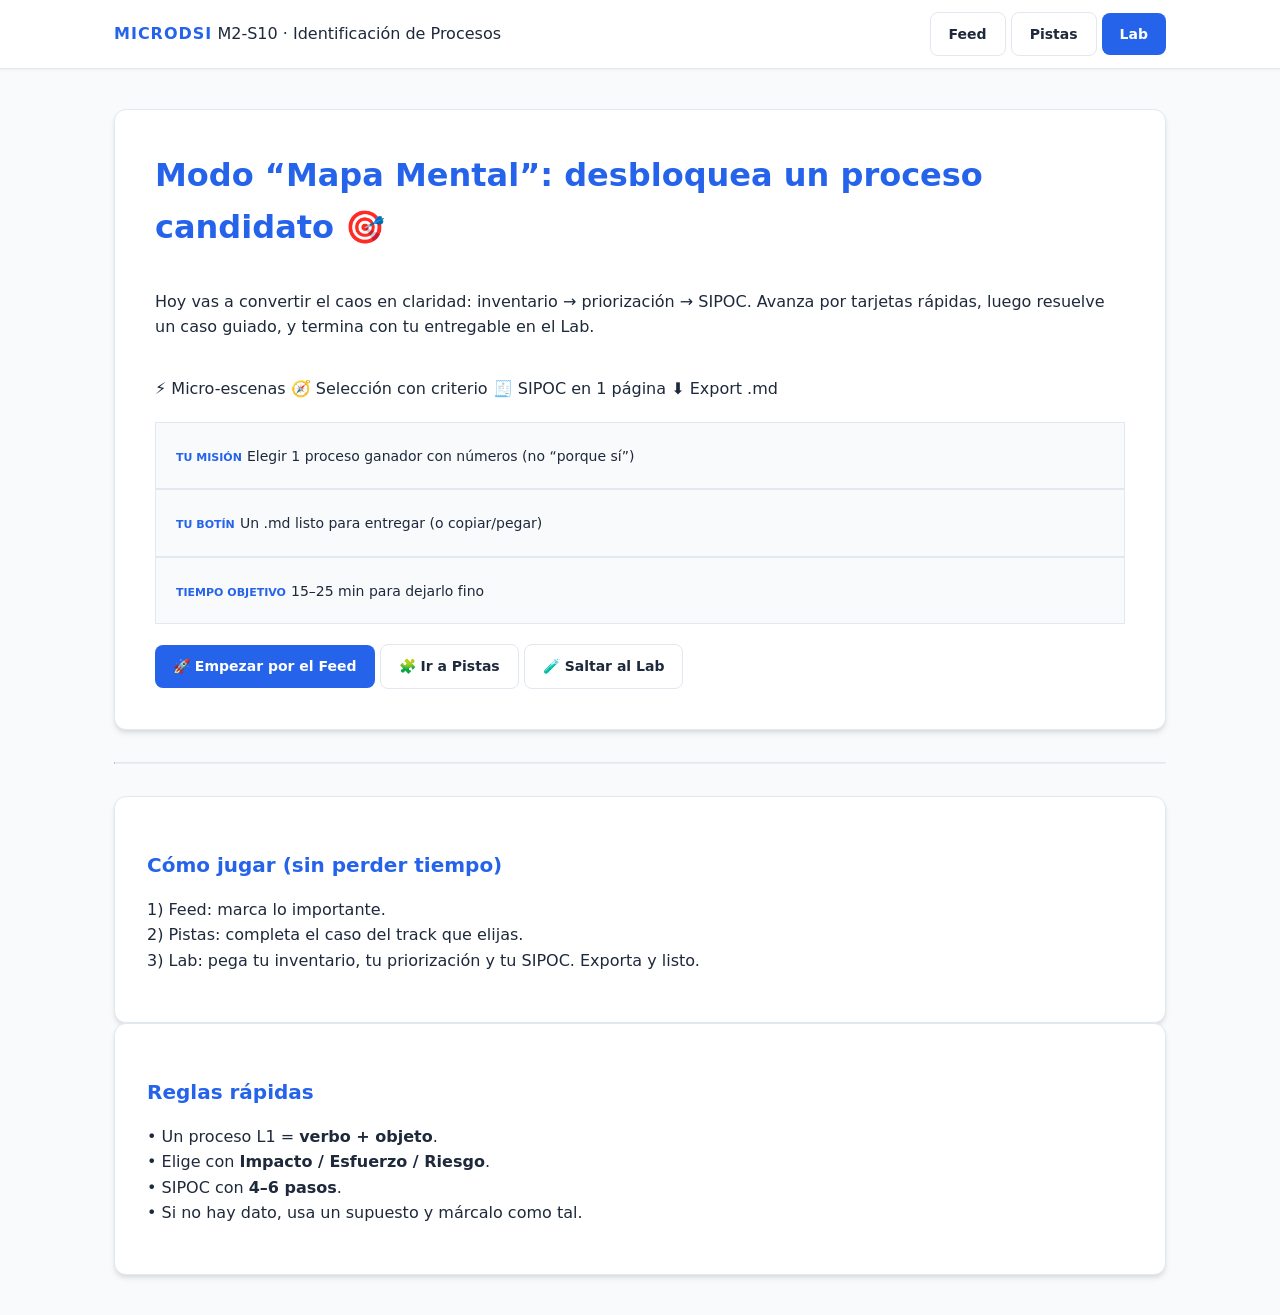
<file: index.html>
<!doctype html>
<html lang="es">
<head>
  <meta charset="utf-8"/>
  <meta name="viewport" content="width=device-width, initial-scale=1"/>
  <title>MicroDSI · M2-S10</title>
  <link rel="stylesheet" href="assets/styles.css"/>
</head>
<body>
  <header class="topbar">
    <div class="row">
      <div class="brand">
        <b>MicroDSI</b>
        <span>M2-S10 · Identificación de Procesos</span>
      </div>
      <nav class="nav">
        <a class="btn" href="feed.html">Feed</a>
        <a class="btn" href="pista.html">Pistas</a>
        <a class="btn primary" href="lab.html">Lab</a>
      </nav>
    </div>
  </header>

  <main class="container">
    <section class="hero">
      <h1>Modo “Mapa Mental”: desbloquea un proceso candidato 🎯</h1>
      <p>
        Hoy vas a convertir el caos en claridad: inventario → priorización → SIPOC.
        Avanza por tarjetas rápidas, luego resuelve un caso guiado, y termina con tu entregable en el Lab.
      </p>

      <div class="chips">
        <span class="chip">⚡ Micro-escenas</span>
        <span class="chip">🧭 Selección con criterio</span>
        <span class="chip">🧾 SIPOC en 1 página</span>
        <span class="chip">⬇️ Export .md</span>
      </div>

      <div class="kpi">
        <div class="box">
          <b>Tu misión</b>
          <span>Elegir 1 proceso ganador con números (no “porque sí”)</span>
        </div>
        <div class="box">
          <b>Tu botín</b>
          <span>Un .md listo para entregar (o copiar/pegar)</span>
        </div>
        <div class="box">
          <b>Tiempo objetivo</b>
          <span>15–25 min para dejarlo fino</span>
        </div>
      </div>

      <div class="actions">
        <a class="btn primary" href="feed.html">🚀 Empezar por el Feed</a>
        <a class="btn" href="pista.htm">🧩 Ir a Pistas</a>
        <a class="btn" href="lab.html">🧪 Saltar al Lab</a>
      </div>
    </section>

    <hr class="sep"/>

    <section class="grid2">
      <div class="panel">
        <h3>Cómo jugar (sin perder tiempo)</h3>
        <p>
          1) Feed: marca lo importante. <br/>
          2) Pistas: completa el caso del track que elijas. <br/>
          3) Lab: pega tu inventario, tu priorización y tu SIPOC. Exporta y listo.
        </p>
      </div>

      <div class="panel">
        <h3>Reglas rápidas</h3>
        <p>
          • Un proceso L1 = <b>verbo + objeto</b>. <br/>
          • Elige con <b>Impacto / Esfuerzo / Riesgo</b>. <br/>
          • SIPOC con <b>4–6 pasos</b>. <br/>
          • Si no hay dato, usa un supuesto y márcalo como tal.
        </p>
      </div>
    </section>
  </main>

  <script src="assets/app.js"></script>
</body>
</html>
</file>
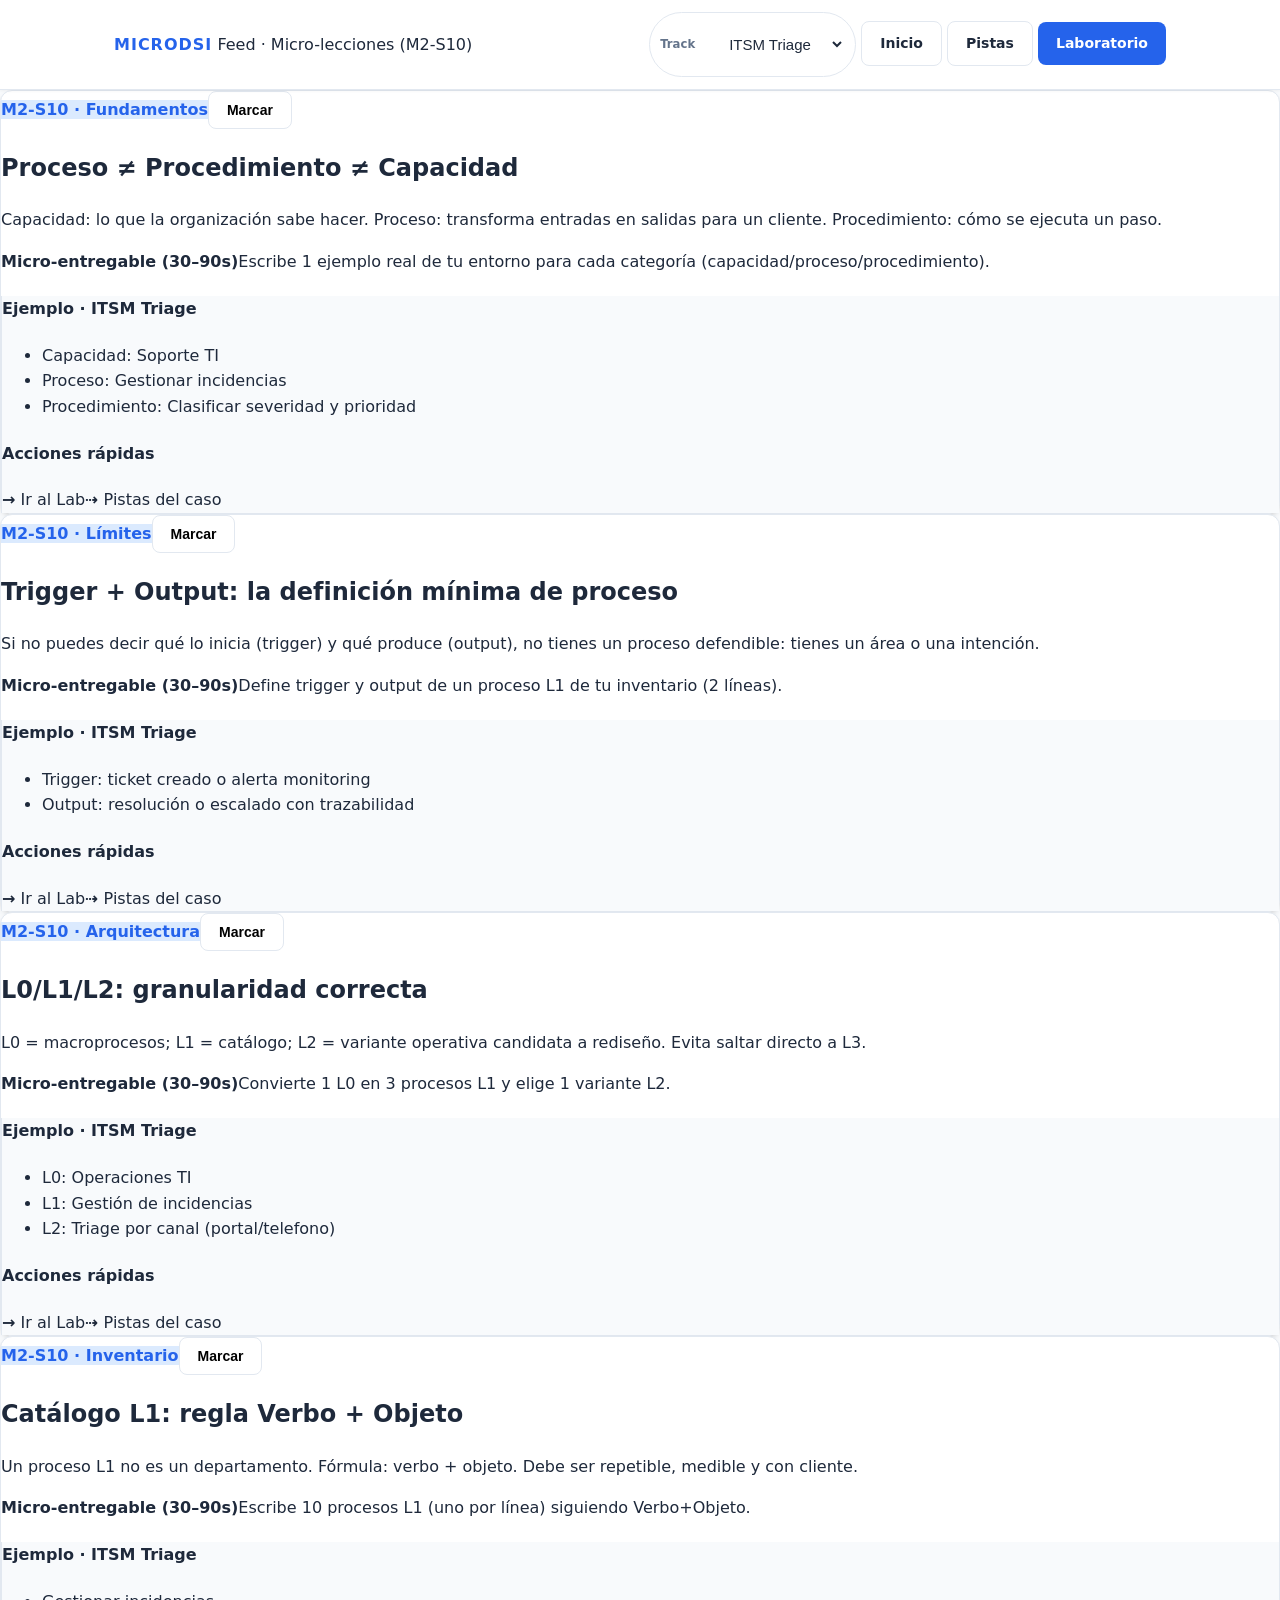
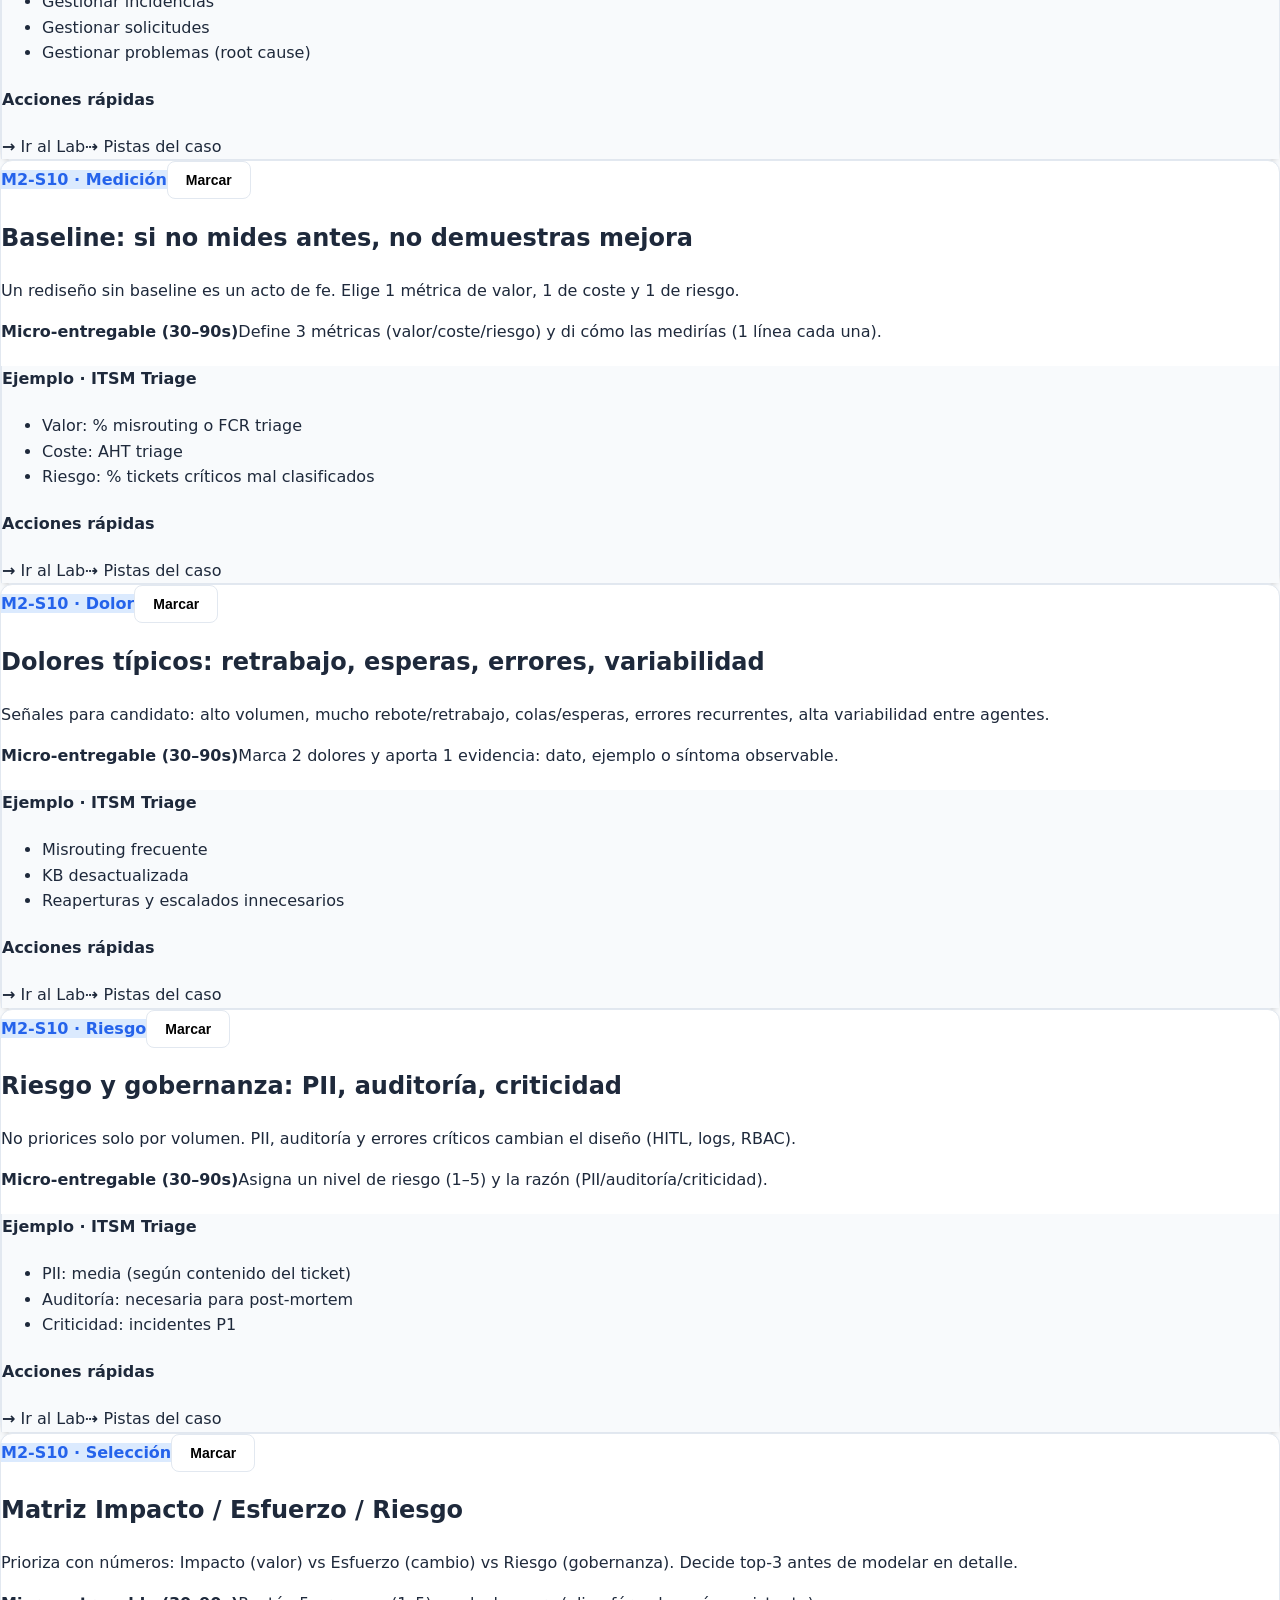
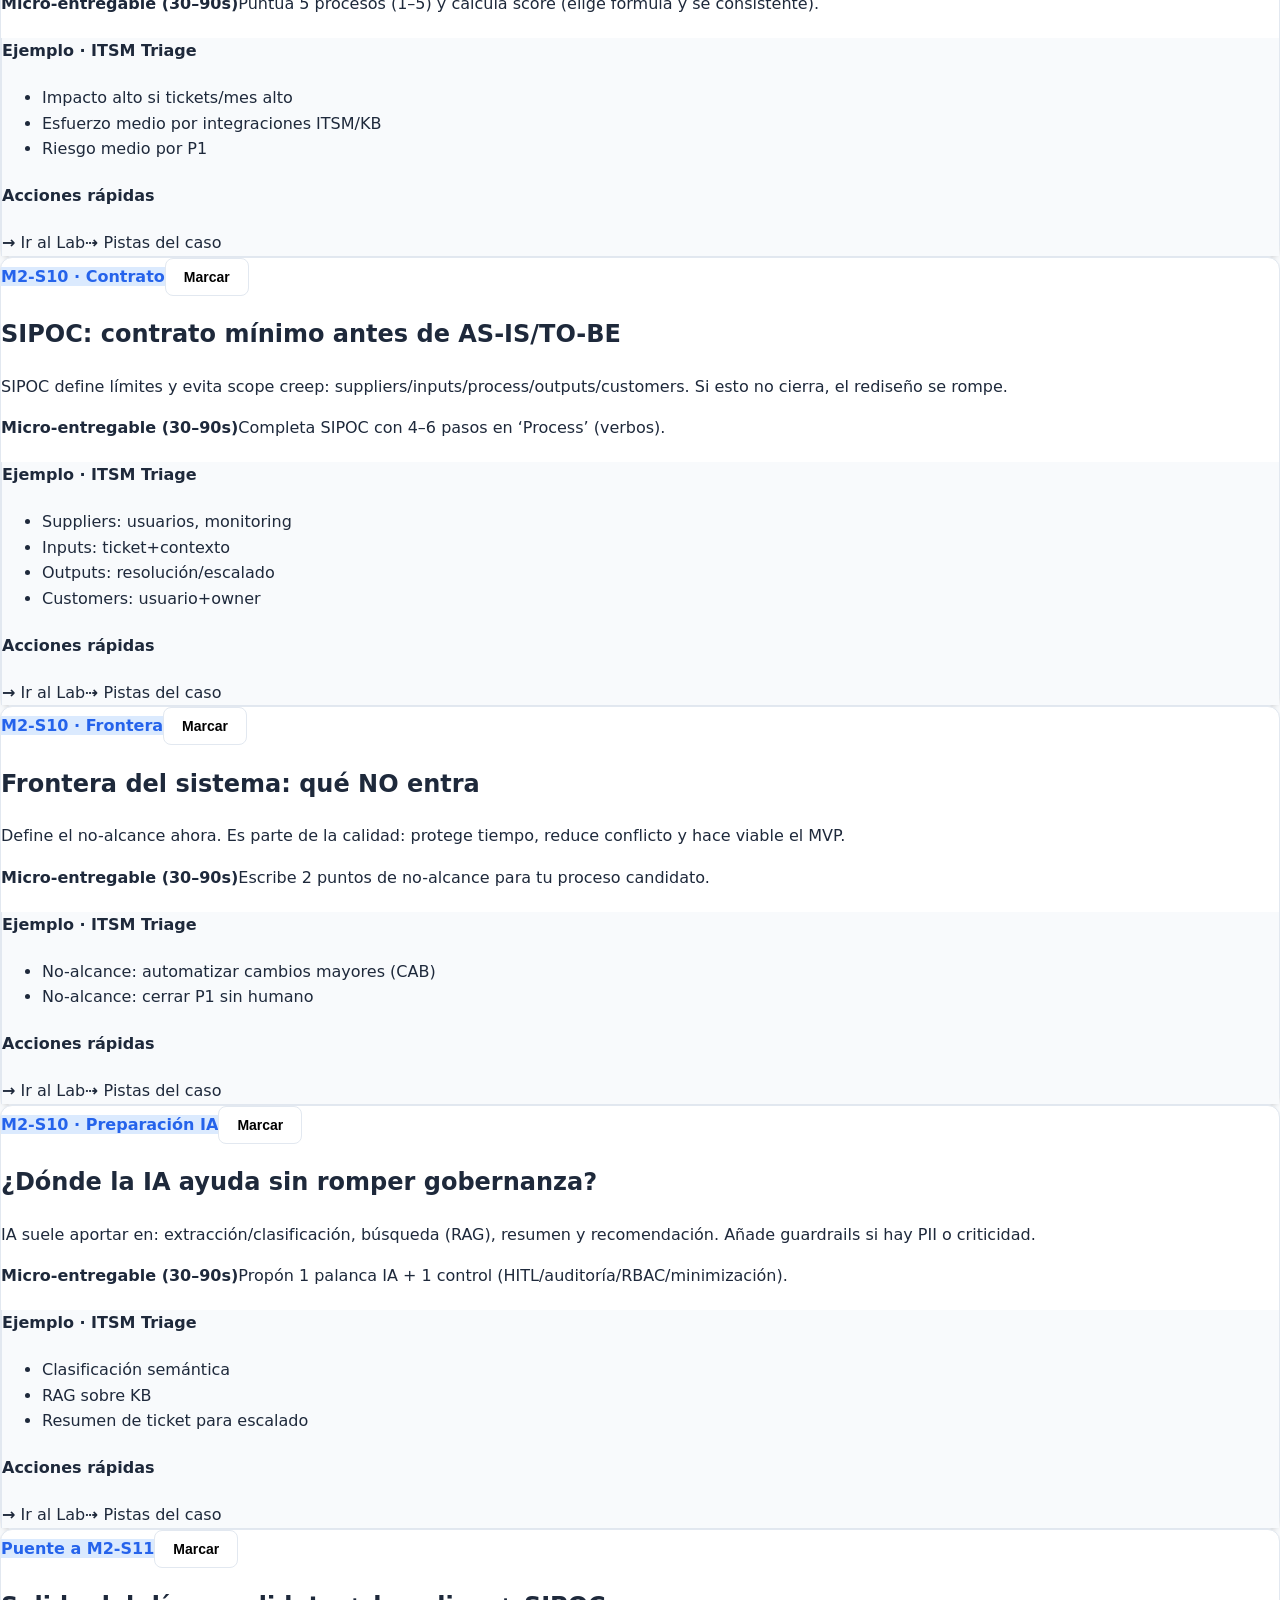
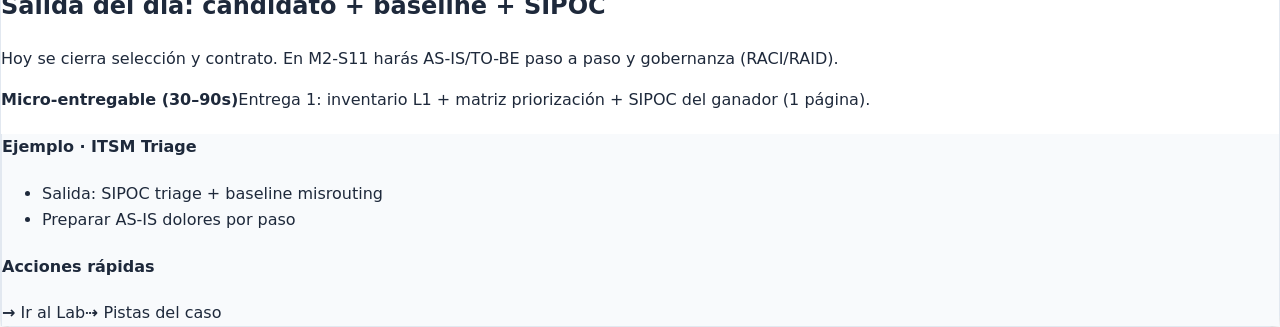
<file: feed.html>
<!doctype html>
<html lang="es">
<head>
  <meta charset="utf-8"/>
  <meta name="viewport" content="width=device-width, initial-scale=1"/>
  <title>MicroDSI · Feed</title>
  <link rel="stylesheet" href="assets/styles.css"/>
</head>
<body>
  <header class="topbar">
    <div class="row">
      <div class="brand">
        <b>MicroDSI</b>
        <span>Feed · Micro-lecciones (M2-S10)</span>
      </div>

      <nav class="nav">
        <!-- Selector de Track (controlado por assets/app.js) -->
        <div class="btn" style="padding:8px 10px; border-radius:999px;">
          <small style="margin-right:8px; color:var(--muted);">Track</small>
          <select id="trackSel" style="border:none; background:transparent; color:var(--text); outline:none;">
            <option value="itsm">ITSM Triage</option>
            <option value="hr">HR</option>
            <option value="proc">Procurement</option>
          </select>
        </div>

        <a class="btn" href="index.html">Inicio</a>
        <a class="btn" href="pista.html">Pistas</a>
        <a class="btn primary" href="lab.html">Laboratorio</a>
      </nav>
    </div>
  </header>

  <main id="feedWrap" class="feedWrap"></main>

  <script src="assets/app.js"></script>
</body>
</html>
</file>
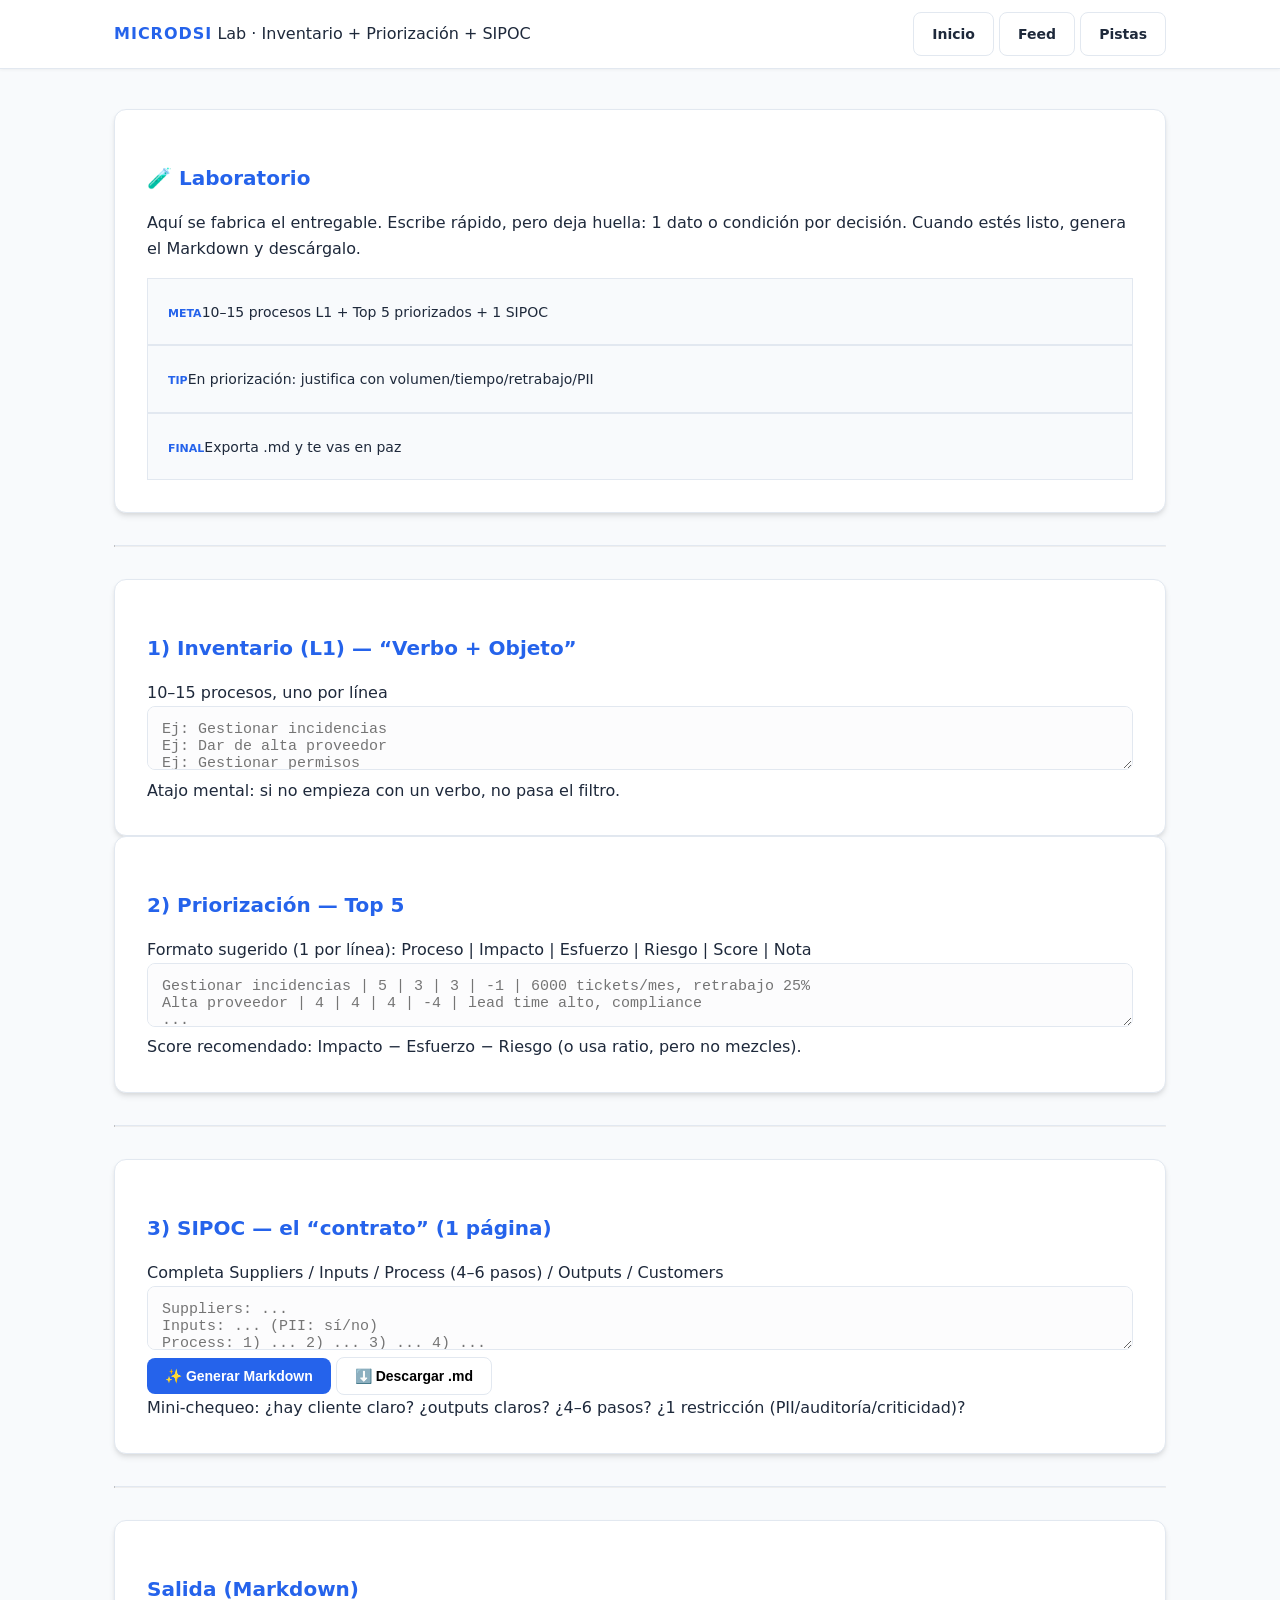
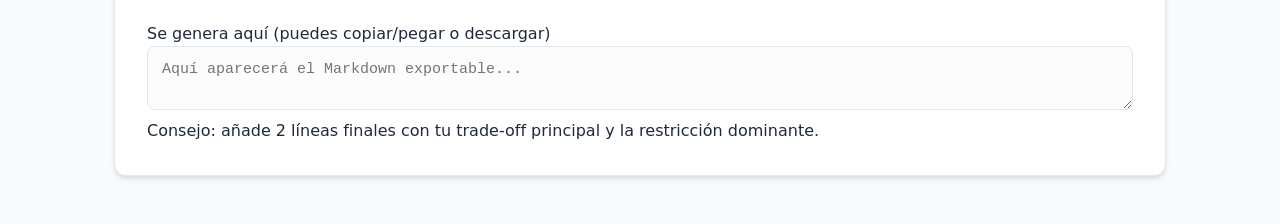
<file: lab.html>
<!doctype html>
<html lang="es">
<head>
  <meta charset="utf-8"/>
  <meta name="viewport" content="width=device-width, initial-scale=1"/>
  <title>MicroDSI · Lab</title>
  <link rel="stylesheet" href="assets/styles.css"/>
</head>
<body>
  <header class="topbar">
    <div class="row">
      <div class="brand">
        <b>MicroDSI</b>
        <span>Lab · Inventario + Priorización + SIPOC</span>
      </div>
      <nav class="nav">
        <a class="btn" href="index.html">Inicio</a>
        <a class="btn" href="feed.html">Feed</a>
        <a class="btn" href="pista.html">Pistas</a>
      </nav>
    </div>
  </header>

  <main class="container">
    <section class="panel">
      <h3>🧪 Laboratorio</h3>
      <p>
        Aquí se fabrica el entregable. Escribe rápido, pero deja huella: 1 dato o condición por decisión.
        Cuando estés listo, genera el Markdown y descárgalo.
      </p>

      <div class="kpi" style="margin-top:12px">
        <div class="box"><b>Meta</b><span>10–15 procesos L1 + Top 5 priorizados + 1 SIPOC</span></div>
        <div class="box"><b>Tip</b><span>En priorización: justifica con volumen/tiempo/retrabajo/PII</span></div>
        <div class="box"><b>Final</b><span>Exporta .md y te vas en paz</span></div>
      </div>
    </section>

    <hr class="sep"/>

    <section class="formRow">
      <div class="panel">
        <h3>1) Inventario (L1) — “Verbo + Objeto”</h3>
        <label>10–15 procesos, uno por línea</label>
        <textarea id="inv" placeholder="Ej: Gestionar incidencias&#10;Ej: Dar de alta proveedor&#10;Ej: Gestionar permisos&#10;..."></textarea>
        <div class="footerHint">Atajo mental: si no empieza con un verbo, no pasa el filtro.</div>
      </div>

      <div class="panel">
        <h3>2) Priorización — Top 5</h3>
        <label>Formato sugerido (1 por línea): Proceso | Impacto | Esfuerzo | Riesgo | Score | Nota</label>
        <textarea id="prio" placeholder="Gestionar incidencias | 5 | 3 | 3 | -1 | 6000 tickets/mes, retrabajo 25%&#10;Alta proveedor | 4 | 4 | 4 | -4 | lead time alto, compliance&#10;..."></textarea>
        <div class="footerHint">
          Score recomendado: Impacto − Esfuerzo − Riesgo (o usa ratio, pero no mezcles).
        </div>
      </div>
    </section>

    <hr class="sep"/>

    <section class="panel">
      <h3>3) SIPOC — el “contrato” (1 página)</h3>
      <label>Completa Suppliers / Inputs / Process (4–6 pasos) / Outputs / Customers</label>
      <textarea id="sipoc" placeholder="Suppliers: ...&#10;Inputs: ... (PII: sí/no)&#10;Process: 1) ... 2) ... 3) ... 4) ...&#10;Outputs: ...&#10;Customers: ..."></textarea>

      <div class="actions">
        <button class="btn primary" id="btnExport" type="button">✨ Generar Markdown</button>
        <button class="btn" id="btnDownload" type="button">⬇️ Descargar .md</button>
      </div>

      <div class="footerHint">
        Mini-chequeo: ¿hay cliente claro? ¿outputs claros? ¿4–6 pasos? ¿1 restricción (PII/auditoría/criticidad)?
      </div>
    </section>

    <hr class="sep"/>

    <section class="panel">
      <h3>Salida (Markdown)</h3>
      <label>Se genera aquí (puedes copiar/pegar o descargar)</label>
      <textarea id="mdOut" placeholder="Aquí aparecerá el Markdown exportable..."></textarea>
      <div class="footerHint">Consejo: añade 2 líneas finales con tu trade-off principal y la restricción dominante.</div>
    </section>
  </main>

  <script src="assets/app.js"></script>
</body>
</html>
</file>
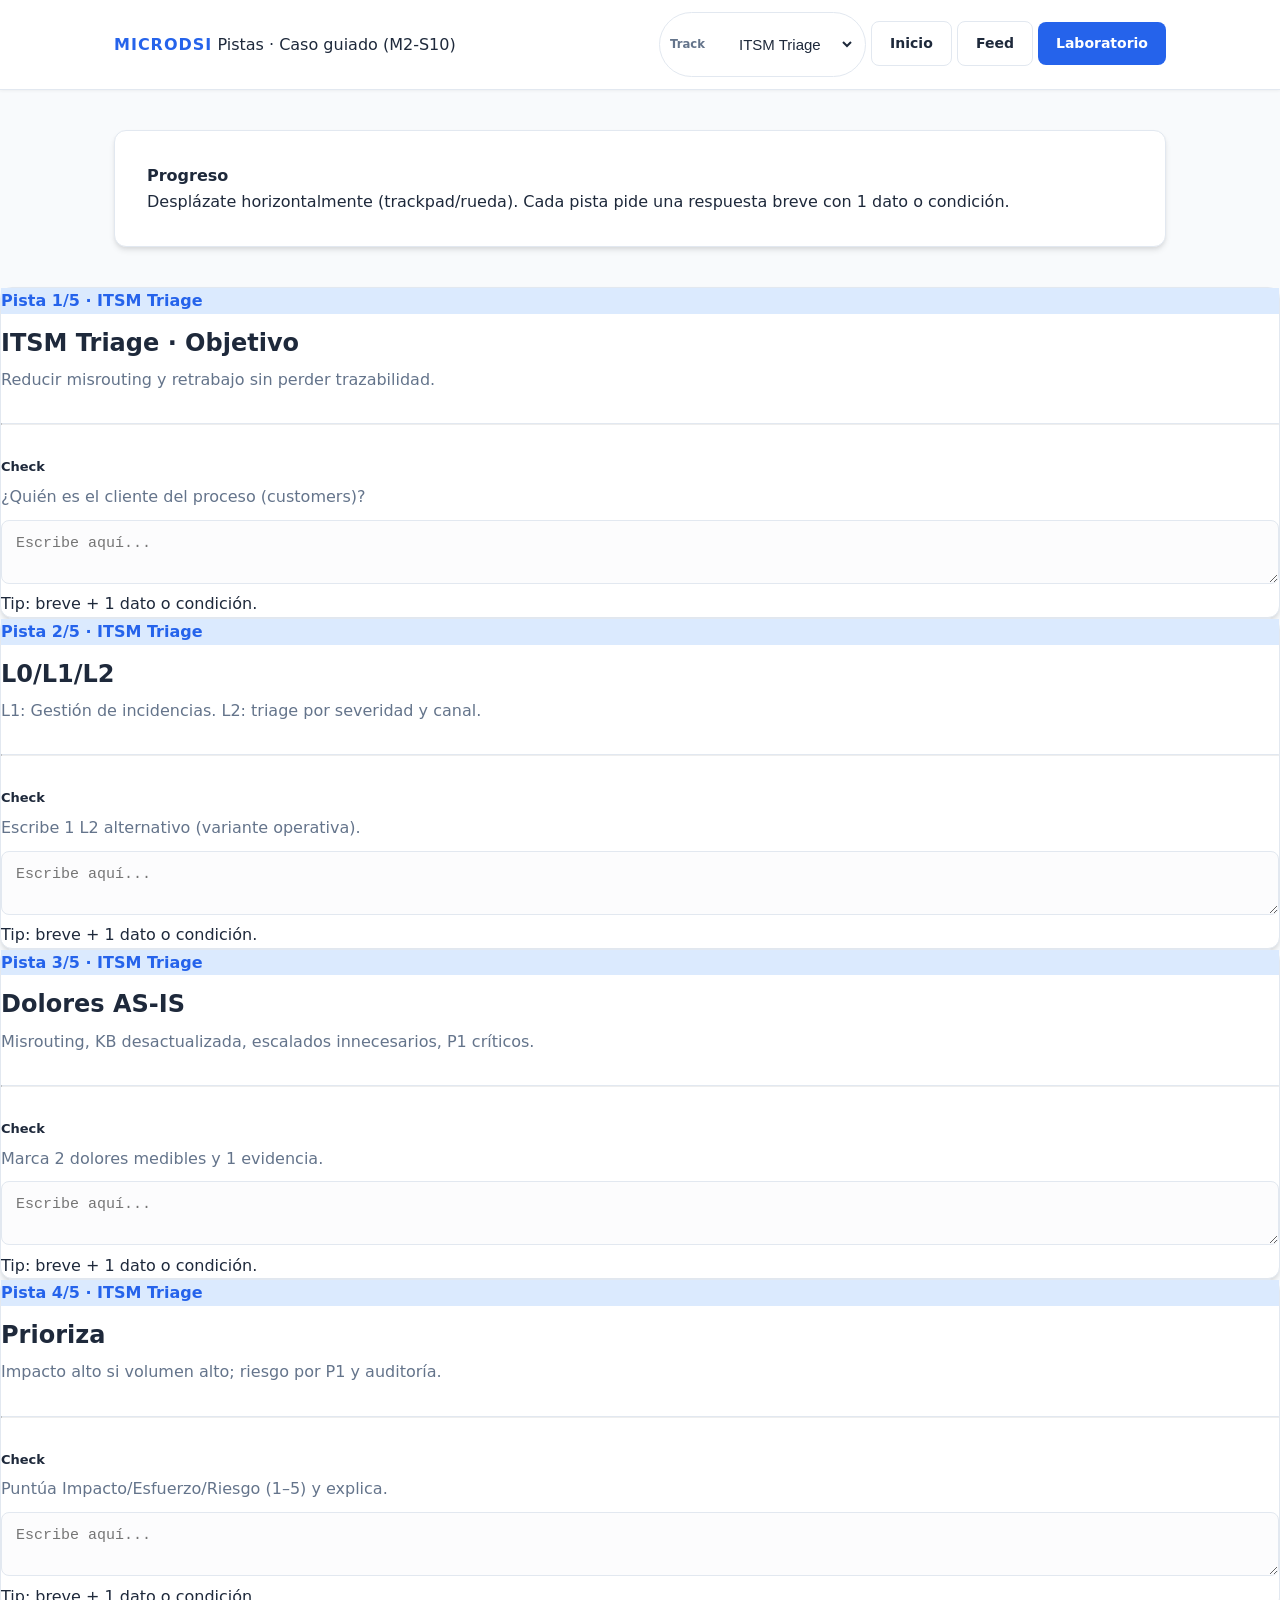
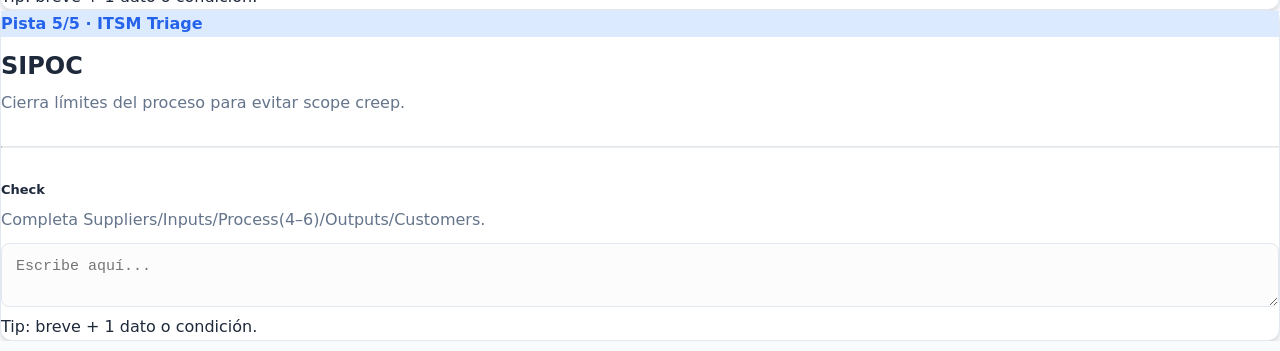
<file: pista.htm>
<!doctype html>
<html lang="es">
<head>
  <meta charset="utf-8"/>
  <meta name="viewport" content="width=device-width, initial-scale=1"/>
  <title>MicroDSI · Pistas</title>
  <link rel="stylesheet" href="assets/styles.css"/>
</head>
<body>
  <header class="topbar">
    <div class="row">
      <div class="brand">
        <b>MicroDSI</b>
        <span>Pistas · Caso guiado (M2-S10)</span>
      </div>

      <nav class="nav">
        <!-- Selector de Track (controlado por assets/app.js) -->
        <div class="btn" style="padding:8px 10px; border-radius:999px;">
          <small style="margin-right:8px; color:var(--muted);">Track</small>
          <select id="trackSel" style="border:none; background:transparent; color:var(--text); outline:none;">
            <option value="itsm">ITSM Triage</option>
            <option value="hr">HR</option>
            <option value="proc">Procurement</option>
          </select>
        </div>

        <a class="btn" href="index.html">Inicio</a>
        <a class="btn" href="feed.html">Feed</a>
        <a class="btn primary" href="lab.html">Laboratorio</a>
      </nav>
    </div>
  </header>

  <main class="container">
    <div class="panel">
      <b>Progreso</b>
      <div class="progress"><i id="prog"></i></div>
      <span class="footerHint">
        Desplázate horizontalmente (trackpad/rueda). Cada pista pide una respuesta breve con 1 dato o condición.
      </span>
    </div>
  </main>

  <main id="pistaWrap" class="pistaWrap"></main>

  <script src="assets/app.js"></script>
</body>
</html>
</file>
<file: assets/styles.css>
:root {
  /* Paleta de colores Universitaria/ITSM */
  --bg: #f8fafc;           /* Fondo gris muy claro, limpio */
  --panel: #ffffff;        /* Paneles blancos puros */
  --card: #ffffff;
  --text: #1e293b;         /* Texto azul oscuro para máxima lectura */
  --muted: #64748b;        /* Texto secundario gris azulado */
  --accent: #2563eb;       /* Azul institucional (más serio) */
  --accent-soft: #dbeafe;  /* Fondo para elementos destacados */
  --warn: #f59e0b;
  --danger: #ef4444;
  --line: #e2e8f0;         /* Líneas sutiles pero visibles */
  --radius: 12px;          /* Bordes más rectos = más profesional */
  --shadow: 0 4px 6px -1px rgba(0, 0, 0, 0.1), 0 2px 4px -1px rgba(0, 0, 0, 0.06);
  --maxw: 1100px;          /* Un poco más de ancho para mejor visualización */
  --font: 'Inter', system-ui, -apple-system, sans-serif;
}

*{box-sizing:border-box}
html,body{height:100%}

body {
  margin:0; 
  font-family:var(--font);
  background-color: var(--bg);
  /* Eliminamos los degradados circulares para un look más limpio */
  color:var(--text);
  line-height: 1.6;
}

a{color:inherit; text-decoration:none}
.container{max-width:var(--maxw); margin:0 auto; padding:40px 24px}

/* TOPBAR: Más corporativa */
.topbar {
  position:sticky; top:0; z-index:10;
  background: var(--panel);
  border-bottom: 1px solid var(--line);
  box-shadow: 0 1px 3px rgba(0,0,0,0.05);
}
.topbar .row{display:flex; align-items:center; justify-content:space-between; gap:12px; padding:12px 24px; max-width:var(--maxw); margin:0 auto;}

.brand b { font-size:16px; color: var(--accent); text-transform: uppercase; letter-spacing: 1px; }

/* BOTONES: Estilo aplicación moderna */
.btn {
  display:inline-flex; align-items:center; gap:8px;
  border:1px solid var(--line);
  background: var(--panel);
  padding:10px 18px; border-radius: 8px;
  font-weight: 600; font-size: 14px;
  transition: all .2s ease;
  cursor: pointer;
}
.btn:hover{ transform:translateY(-1px); border-color: var(--accent); color: var(--accent); background: var(--bg); }

.btn.primary {
  background: var(--accent);
  color: white;
  border: none;
}
.btn.primary:hover { background: #1d4ed8; color: white; box-shadow: 0 4px 12px rgba(37, 99, 235, 0.2); }

/* PANELES Y HERO: Más "aire" y sombras suaves */
.hero {
  display:grid; gap:20px; padding:40px;
  border:1px solid var(--line); border-radius:var(--radius);
  background: var(--panel);
  box-shadow: var(--shadow);
  margin-bottom: 24px;
}
.hero h1 { margin:0; font-size:32px; font-weight: 800; color: var(--accent); }

.panel {
  border:1px solid var(--line); border-radius:var(--radius);
  background: var(--panel);
  padding:32px; /* Más espacio interno */
  box-shadow: var(--shadow);
}

.panel h3 { font-size: 20px; font-weight: 700; margin-bottom: 16px; color: var(--accent); }

/* FORMULARIOS: Look de herramienta profesional */
input, textarea, select {
  width:100%;
  background: #fcfcfd;
  border:1px solid var(--line);
  border-radius: 8px;
  color:var(--text);
  padding:14px;
  font-size: 15px;
  transition: border .2s;
}
input:focus, textarea:focus { outline: none; border-color: var(--accent); background: white; }

/* KPI BOXES */
.kpi .box {
  background: var(--bg);
  border: 1px solid var(--line);
  padding: 20px;
}
.kpi .box b { font-size: 11px; text-transform: uppercase; color: var(--accent); margin-bottom: 4px; }
.kpi .box span { font-size: 14px; font-weight: 500; color: var(--text); }

/* FEED Y PISTAS */
.lessonCard, .pistaCard {
  background: var(--panel);
  border: 1px solid var(--line);
  box-shadow: var(--shadow);
  border-radius: var(--radius);
}

.lessonSide {
  background: #f8fafc;
  border-left: 1px solid var(--line);
}

.badge {
  background: var(--accent-soft);
  color: var(--accent);
  border: none;
  font-weight: 600;
}

hr.sep { border-top: 1px solid var(--line); margin: 32px 0; }
</file>
